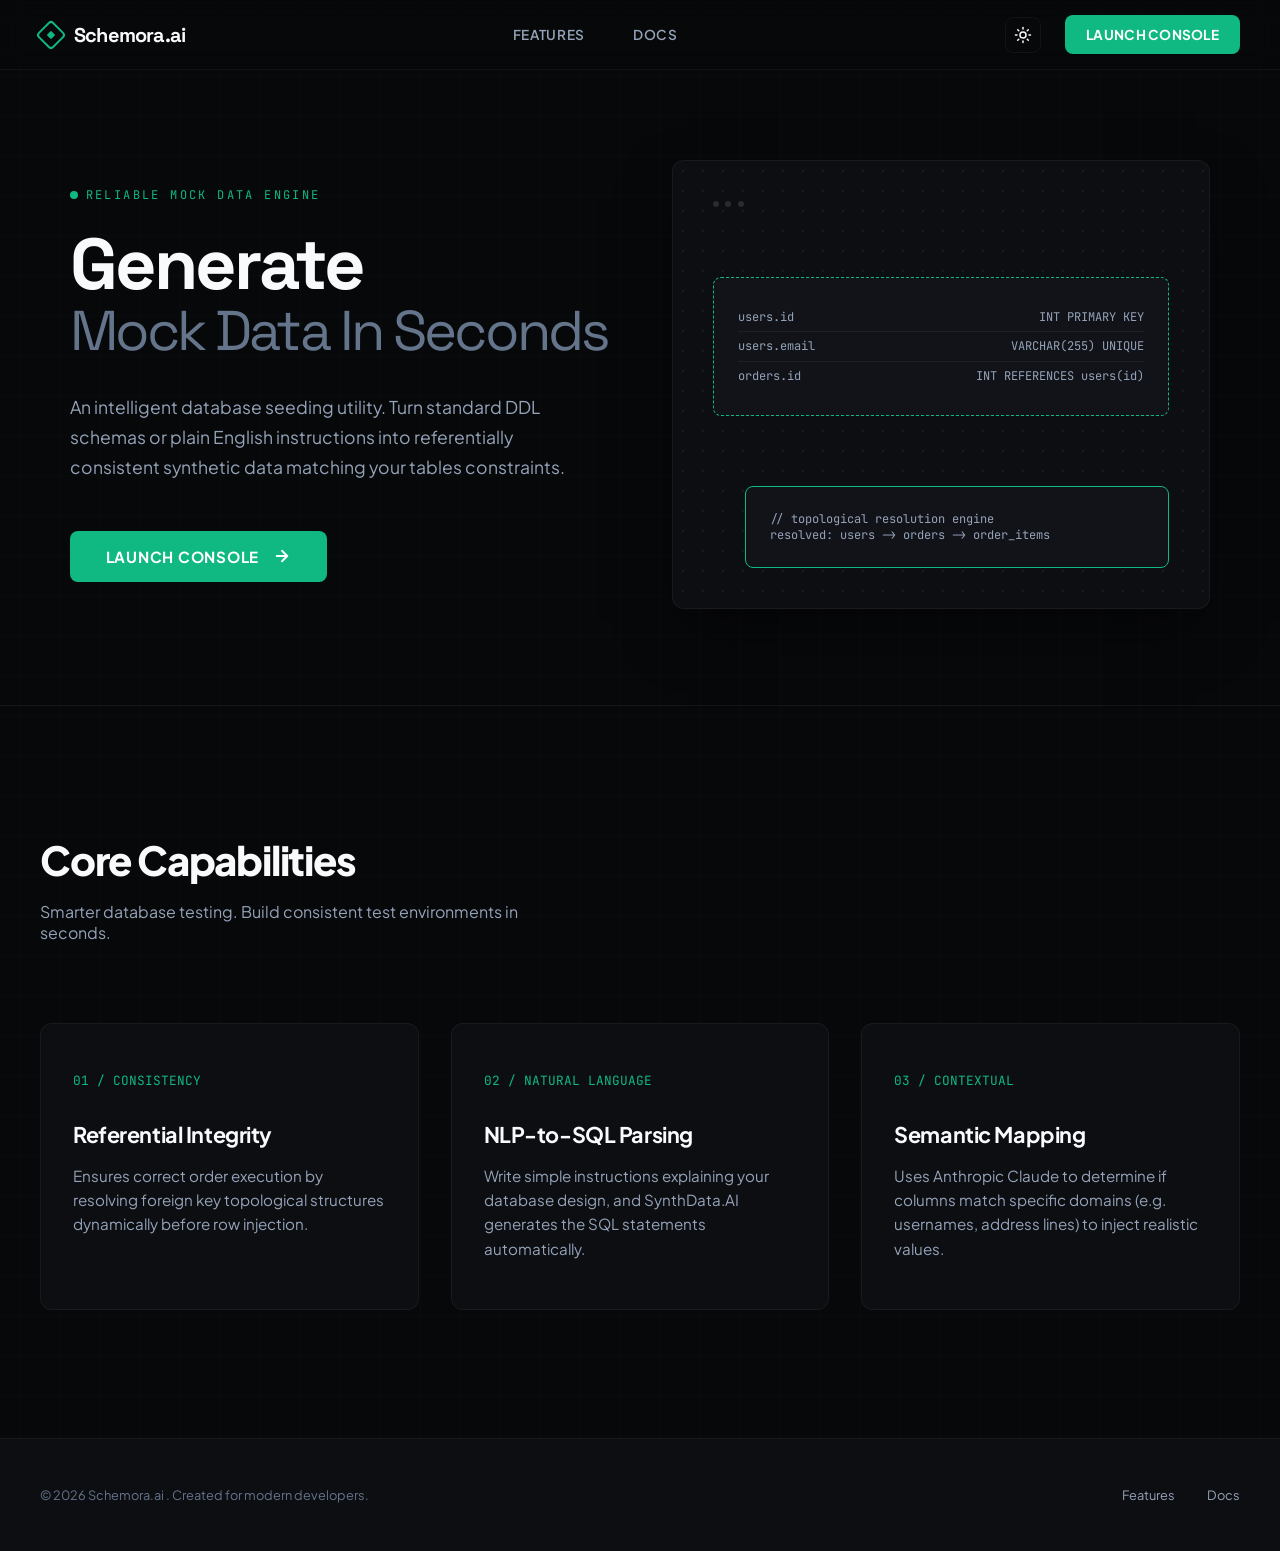
<file: project/frontend/index.html>
<!DOCTYPE html>
<html lang="en">

<head>
    <meta charset="UTF-8">
    <meta name="viewport" content="width=device-width, initial-scale=1.0">
    <title>Schemora.AI - Synthetic Test Data Generation Engine</title>
    <link
        href="https://fonts.googleapis.com/css2?family=JetBrains+Mono:wght@400;600;700&family=Plus+Jakarta+Sans:wght@400;500;600;700;800&family=Space+Grotesk:wght@400;500;600;700&display=swap"
        rel="stylesheet">
    <link rel="stylesheet" href="style.css?v=8">
</head>

<body>
    <!-- Navigation Bar -->
    <nav class="navbar">
        <div class="nav-container">
            <a href="#" class="logo">
                <div class="logo-symbol"></div>
                <span>Schemora.ai</span>
            </a>
            <div class="nav-links">
                <a href="#features">Features</a>
                <a href="https://github.com/gokubuilds/Schemora.ai" target="_blank">Docs</a>
            </div>
            <div class="nav-actions">
                <button type="button" id="theme-toggle" aria-label="Toggle Theme" title="Toggle Theme">
                    <svg class="sun-icon" xmlns="http://www.w3.org/2000/svg" width="18" height="18" viewBox="0 0 24 24" fill="none" stroke="currentColor" stroke-width="2" stroke-linecap="round" stroke-linejoin="round"><circle cx="12" cy="12" r="4"/><path d="M12 2v2"/><path d="M12 20v2"/><path d="m4.93 4.93 1.41 1.41"/><path d="m17.66 17.66 1.41 1.41"/><path d="M2 12h2"/><path d="M20 12h2"/><path d="m6.34 17.66-1.41 1.41"/><path d="m19.07 4.93-1.41 1.41"/></svg>
                    <svg class="moon-icon" xmlns="http://www.w3.org/2000/svg" width="18" height="18" viewBox="0 0 24 24" fill="none" stroke="currentColor" stroke-width="2" stroke-linecap="round" stroke-linejoin="round" style="display: none;"><path d="M12 3a6 6 0 0 0 9 9 9 9 0 1 1-9-9Z"/></svg>
                </button>
                <a href="console.html" class="nav-cta">Launch Console</a>
            </div>
        </div>
    </nav>

    <!-- Awwwards Hero Section -->
    <header class="hero-section">
        <div class="hero-content">
            <div class="hero-meta">Reliable Mock Data Engine</div>
            <h1>Generate <span>Mock Data In Seconds</span></h1>
            <p class="hero-description">An intelligent database seeding utility. Turn standard DDL schemas or plain English instructions into referentially consistent synthetic data matching your tables constraints.</p>
            <a href="console.html" class="hero-cta-btn">
                <span>Launch Console</span>
                <svg xmlns="http://www.w3.org/2000/svg" width="18" height="18" viewBox="0 0 24 24" fill="none" stroke="currentColor" stroke-width="2.5" stroke-linecap="round" stroke-linejoin="round"><line x1="5" y1="12" x2="19" y2="12"/><polyline points="12 5 19 12 12 19"/></svg>
            </a>
        </div>
        <div class="hero-visual">
            <div class="wireframe-grid"></div>
            <div class="wireframe-dots">
                <div class="wireframe-dot"></div>
                <div class="wireframe-dot"></div>
                <div class="wireframe-dot"></div>
            </div>
            <div class="wireframe-box">
                <div class="wireframe-row">
                    <span>users.id</span>
                    <span>INT PRIMARY KEY</span>
                </div>
                <div class="wireframe-row">
                    <span>users.email</span>
                    <span>VARCHAR(255) UNIQUE</span>
                </div>
                <div class="wireframe-row">
                    <span>orders.id</span>
                    <span>INT REFERENCES users(id)</span>
                </div>
            </div>
            <div class="wireframe-box" style="margin-left: 2rem; border-color: var(--accent); border-style: solid;">
                <span>// topological resolution engine</span><br/>
                <span>resolved: users -> orders -> order_items</span>
            </div>
        </div>
    </header>

    <!-- Features Section -->
    <section id="features" class="features-section">
        <div class="features-header">
            <h2>Core Capabilities</h2>
            <p>Smarter database testing. Build consistent test environments in seconds.</p>
        </div>
        <div class="features-grid">
            <div class="feature-card">
                <span class="feature-num">01 / CONSISTENCY</span>
                <h3>Referential Integrity</h3>
                <p>Ensures correct order execution by resolving foreign key topological structures dynamically before row injection.</p>
            </div>
            <div class="feature-card">
                <span class="feature-num">02 / NATURAL LANGUAGE</span>
                <h3>NLP-to-SQL Parsing</h3>
                <p>Write simple instructions explaining your database design, and SynthData.AI generates the SQL statements automatically.</p>
            </div>
            <div class="feature-card">
                <span class="feature-num">03 / CONTEXTUAL</span>
                <h3>Semantic Mapping</h3>
                <p>Uses Anthropic Claude to determine if columns match specific domains (e.g. usernames, address lines) to inject realistic values.</p>
            </div>
        </div>
    </section>

    <!-- Footer -->
    <footer class="app-footer">
        <div class="footer-container">
            <p>&copy; 2026 Schemora.ai . Created for modern developers.</p>
            <div class="footer-links">
                <a href="#features">Features</a>
                <a href="https://github.com/gokubuilds/Schemora.ai" target="_blank">Docs</a>
            </div>
        </div>
    </footer>

    <!-- Shared theme switcher script -->
    <script>
        const themeToggleBtn = document.getElementById('theme-toggle');
        const sunIcon = themeToggleBtn.querySelector('.sun-icon');
        const moonIcon = themeToggleBtn.querySelector('.moon-icon');

        function setTheme(theme) {
            if (theme === 'dark') {
                document.body.classList.add('dark');
                sunIcon.style.display = 'block';
                moonIcon.style.display = 'none';
            } else {
                document.body.classList.remove('dark');
                sunIcon.style.display = 'none';
                moonIcon.style.display = 'block';
            }
            localStorage.setItem('theme', theme);
        }

        const savedTheme = localStorage.getItem('theme') || 'dark';
        setTheme(savedTheme);

        themeToggleBtn.addEventListener('click', () => {
            const isDark = document.body.classList.contains('dark');
            setTheme(isDark ? 'light' : 'dark');
        });
    </script>
</body>

</html>
</file>
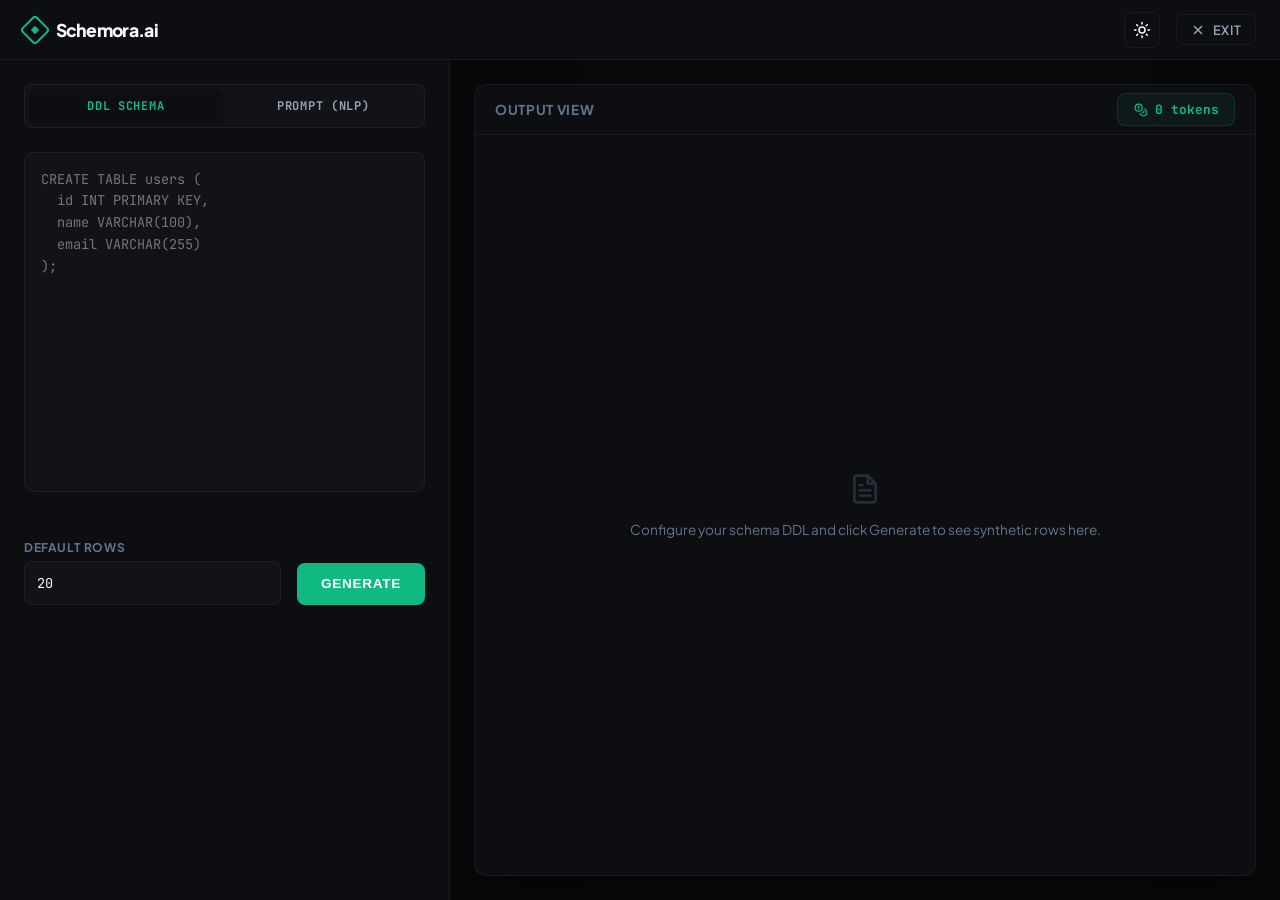
<file: project/frontend/console.html>
<!DOCTYPE html>
<html lang="en">

<head>
    <meta charset="UTF-8">
    <meta name="viewport" content="width=device-width, initial-scale=1.0">
    <title>Schemora.ai - Console Playground</title>
    <link
        href="https://fonts.googleapis.com/css2?family=JetBrains+Mono:wght@400;600;700&family=Plus+Jakarta+Sans:wght@400;500;600;700;800&family=Space+Grotesk:wght@400;500;600;700&display=swap"
        rel="stylesheet">
    <link rel="stylesheet" href="style.css?v=8">
</head>

<body class="console-body">

    <div class="console-layout">
        <!-- Top Bar -->
        <header class="console-header">
            <a href="index.html" class="console-logo">
                <div class="logo-symbol"></div>
                <span>Schemora.ai</span>
            </a>
            <div class="console-header-actions">
                <button type="button" id="theme-toggle" aria-label="Toggle Theme" title="Toggle Theme">
                    <svg class="sun-icon" xmlns="http://www.w3.org/2000/svg" width="18" height="18" viewBox="0 0 24 24" fill="none" stroke="currentColor" stroke-width="2" stroke-linecap="round" stroke-linejoin="round"><circle cx="12" cy="12" r="4"/><path d="M12 2v2"/><path d="M12 20v2"/><path d="m4.93 4.93 1.41 1.41"/><path d="m17.66 17.66 1.41 1.41"/><path d="M2 12h2"/><path d="M20 12h2"/><path d="m6.34 17.66-1.41 1.41"/><path d="m19.07 4.93-1.41 1.41"/></svg>
                    <svg class="moon-icon" xmlns="http://www.w3.org/2000/svg" width="18" height="18" viewBox="0 0 24 24" fill="none" stroke="currentColor" stroke-width="2" stroke-linecap="round" stroke-linejoin="round" style="display: none;"><path d="M12 3a6 6 0 0 0 9 9 9 9 0 1 1-9-9Z"/></svg>
                </button>
                <a href="index.html" class="btn-exit">
                    <svg xmlns="http://www.w3.org/2000/svg" width="14" height="14" viewBox="0 0 24 24" fill="none" stroke="currentColor" stroke-width="2.5" stroke-linecap="round" stroke-linejoin="round"><line x1="18" y1="6" x2="6" y2="18"/><line x1="6" y1="6" x2="18" y2="18"/></svg>
                    <span>Exit</span>
                </a>
            </div>
        </header>

        <!-- Main Workspace -->
        <main class="console-workspace">
            <!-- Left inputs panel -->
            <section class="console-pane console-left">
                <div class="console-tabs" id="input-tabs">
                    <button class="console-tab active" id="tab-ddl">DDL SCHEMA</button>
                    <button class="console-tab" id="tab-nlp">PROMPT (NLP)</button>
                </div>
                
                <form id="generate-form">
                    <div class="console-group" id="ddl-section">
                        <textarea id="ddl-input" placeholder="CREATE TABLE users (&#10;  id INT PRIMARY KEY,&#10;  name VARCHAR(100),&#10;  email VARCHAR(255)&#10;);"></textarea>
                    </div>

                    <div class="console-group" id="nlp-section" style="display: none;">
                        <textarea id="nlp-input" placeholder="Describe your database schema in plain English...&#10;e.g., An e-commerce platform with users, orders, and products."></textarea>
                        <button type="button" id="generate-ddl-btn" class="secondary-btn" style="margin-top: 10px; width: auto; align-self: flex-start;">
                            <span class="btn-text" id="nlp-btn-text">GENERATE DDL</span>
                            <span class="spinner hidden" id="nlp-spinner"></span>
                        </button>
                    </div>

                    <div class="console-footer-row">
                        <div class="console-row-count">
                            <label for="rows-default">Default Rows</label>
                            <input type="number" id="rows-default" value="20" min="1" max="10000">
                        </div>
                        <button type="submit" id="generate-btn" class="btn-generate">
                            <span class="btn-text">GENERATE</span>
                            <span class="spinner hidden"></span>
                        </button>
                    </div>

                    <div id="per-table-rows" style="display:none; padding: 0.5rem 0; border-top: 1px solid var(--border-color); margin-top: 0.5rem;">
                        <div class="per-table-label" style="font-size: 0.85rem; font-weight: 600; text-transform: uppercase; color: var(--text-secondary); margin-bottom: 0.5rem; letter-spacing: 0.05em;">Rows per table</div>
                        <div id="per-table-inputs" style="display: flex; flex-direction: column; gap: 0.5rem;"></div>
                    </div>
                </form>

                <div id="error-message" class="error hidden"></div>

            </section>

            <!-- Right results panel -->
            <section class="console-pane console-right">
                <div class="output-card">
                    <div class="output-header">
                        <span class="output-title">OUTPUT VIEW</span>
                        <div class="output-tabs-container" id="tabs">
                            <!-- Populated dynamically -->
                        </div>
                        <div class="token-counter" id="token-counter" title="Total LLM Tokens Used" style="margin-top: 0; margin-left: auto; flex-shrink: 0;">
                            <svg xmlns="http://www.w3.org/2000/svg" width="14" height="14" viewBox="0 0 24 24" fill="none"
                                stroke="currentColor" stroke-width="2" stroke-linecap="round" stroke-linejoin="round"
                                class="lucide lucide-coins">
                                <circle cx="8" cy="8" r="6" />
                                <path d="M18.09 10.37A6 6 0 1 1 10.34 18" />
                                <path d="M7 6h1v4" />
                                <path d="m16.71 13.88.7.71-2.82 2.82" />
                            </svg>
                            <span><span id="token-count-value">0</span> tokens</span>
                        </div>
                    </div>
                    <div class="output-body" id="results-content">
                        <div class="output-empty">
                            <svg xmlns="http://www.w3.org/2000/svg" width="24" height="24" viewBox="0 0 24 24" fill="none" stroke="currentColor" stroke-width="2" stroke-linecap="round" stroke-linejoin="round"><path d="M14 2H6a2 2 0 0 0-2 2v16a2 2 0 0 0 2 2h12a2 2 0 0 0 2-2V8z"/><polyline points="14 2 14 8 20 8"/><line x1="16" y1="13" x2="8" y2="13"/><line x1="16" y1="17" x2="8" y2="17"/><polyline points="10 9 9 9 8 9"/></svg>
                            <p>Configure your schema DDL and click Generate to see synthetic rows here.</p>
                        </div>
                    </div>
                </div>
            </section>
        </main>
    </div>

    <!-- Script managing API actions -->
    <script src="console.js?v=1"></script>
</body>

</html>
</file>
<file: project/frontend/style.css>
:root {
    /* Theme - Light Mode */
    --bg-main: #f5f6f8;
    --bg-card: #ffffff;
    --bg-input: #fcfcfd;
    --border-color: rgba(15, 23, 42, 0.06);
    --border-dark: rgba(15, 23, 42, 0.12);
    --text-primary: #0f172a;
    --text-secondary: #475569;
    --text-muted: #64748b;
    
    --accent: #0f766e; /* Forest Teal */
    --accent-hover: #115e59;
    --accent-bg: rgba(15, 118, 110, 0.06);
    
    --grid-color: rgba(15, 23, 42, 0.015);
    --shadow-main: 0 1px 3px rgba(0, 0, 0, 0.02), 0 10px 30px -10px rgba(15, 23, 42, 0.04);
    --font-mono: "JetBrains Mono", "Fira Code", "SF Mono", Menlo, Monaco, monospace;
}

body.dark {
    /* Theme - Dark Mode */
    --bg-main: #07080a;
    --bg-card: #0d0e12;
    --bg-input: #121319;
    --border-color: rgba(255, 255, 255, 0.05);
    --border-dark: rgba(255, 255, 255, 0.12);
    --text-primary: #f8fafc;
    --text-secondary: #94a3b8;
    --text-muted: #64748b;
    
    --accent: #10b981; /* Neon Emerald */
    --accent-hover: #059669;
    --accent-bg: rgba(16, 185, 129, 0.08);
    
    --grid-color: rgba(255, 255, 255, 0.012);
    --shadow-main: 0 25px 60px -15px rgba(0, 0, 0, 0.6);
}

* {
    box-sizing: border-box;
    margin: 0;
    padding: 0;
}

html {
    scroll-behavior: smooth;
}

body {
    font-family: 'Plus Jakarta Sans', 'Inter', system-ui, -apple-system, sans-serif;
    background-color: var(--bg-main);
    background-image: 
        linear-gradient(var(--grid-color) 1px, transparent 1px),
        linear-gradient(90deg, var(--grid-color) 1px, transparent 1px);
    background-size: 40px 40px;
    background-position: center center;
    color: var(--text-primary);
    min-height: 100vh;
    overflow-y: auto;
    position: relative;
    transition: background-color 0.4s ease, color 0.3s ease;
    display: flex;
    flex-direction: column;
}

/* Header & Navbar */
.navbar {
    border-bottom: 1px solid var(--border-color);
    background: rgba(var(--bg-main), 0.75);
    backdrop-filter: blur(12px);
    -webkit-backdrop-filter: blur(12px);
    position: fixed;
    top: 0;
    left: 0;
    right: 0;
    height: 70px;
    z-index: 100;
}

.nav-container {
    max-width: 1400px;
    margin: 0 auto;
    height: 100%;
    display: flex;
    align-items: center;
    justify-content: space-between;
    padding: 0 2.5rem;
}

.logo {
    display: flex;
    align-items: center;
    gap: 0.75rem;
    color: var(--text-primary);
    text-decoration: none;
    font-weight: 800;
    font-size: 1.25rem;
    letter-spacing: -0.04em;
    font-family: 'Space Grotesk', sans-serif;
}

.logo-symbol {
    width: 22px;
    height: 22px;
    border: 2px solid var(--accent);
    display: flex;
    align-items: center;
    justify-content: center;
    border-radius: 4px;
    transform: rotate(45deg);
    position: relative;
}

.logo-symbol::after {
    content: '';
    width: 6px;
    height: 6px;
    background: var(--accent);
    border-radius: 1px;
}

.nav-links {
    display: flex;
    gap: 3rem;
}

.nav-links a {
    color: var(--text-secondary);
    text-decoration: none;
    font-size: 0.85rem;
    font-weight: 600;
    letter-spacing: 0.05em;
    text-transform: uppercase;
    transition: color 0.2s ease;
}

.nav-links a:hover {
    color: var(--accent);
}

.nav-actions {
    display: flex;
    align-items: center;
    gap: 1.5rem;
}

#theme-toggle {
    background: transparent;
    border: 1px solid var(--border-color);
    color: var(--text-primary);
    width: 36px;
    height: 36px;
    border-radius: 8px;
    display: flex;
    align-items: center;
    justify-content: center;
    cursor: pointer;
    transition: all 0.2s;
}

#theme-toggle:hover {
    border-color: var(--accent);
    color: var(--accent);
}

.nav-cta {
    background: var(--accent);
    color: #ffffff;
    text-decoration: none;
    padding: 0.6rem 1.25rem;
    border-radius: 8px;
    font-size: 0.85rem;
    font-weight: 700;
    letter-spacing: 0.02em;
    text-transform: uppercase;
    transition: all 0.2s;
    border: 1px solid transparent;
}

.nav-cta:hover {
    background: var(--accent-hover);
    transform: translateY(-1px);
}

/* Awwwards Hero Section */
.hero-section {
    max-width: 1400px;
    margin: 0 auto;
    padding: 10rem 2.5rem 6rem;
    display: grid;
    grid-template-columns: 1fr 1fr;
    gap: 4rem;
    align-items: center;
    position: relative;
}

.hero-content {
    display: flex;
    flex-direction: column;
    align-items: flex-start;
}

.hero-meta {
    font-family: var(--font-mono);
    font-size: 0.75rem;
    color: var(--accent);
    text-transform: uppercase;
    letter-spacing: 0.2em;
    margin-bottom: 1.5rem;
    display: flex;
    align-items: center;
    gap: 0.5rem;
}

.hero-meta::before {
    content: '';
    width: 8px;
    height: 8px;
    background: var(--accent);
    border-radius: 50%;
}

.hero-section h1 {
    font-size: 4.5rem;
    font-weight: 900;
    line-height: 1.05;
    letter-spacing: -0.04em;
    margin-bottom: 2rem;
    font-family: 'Space Grotesk', sans-serif;
}

.hero-section h1 span {
    display: block;
    color: var(--text-muted);
    font-weight: 400;
    font-size: 3.5rem;
}

.hero-description {
    font-size: 1.1rem;
    line-height: 1.7;
    color: var(--text-secondary);
    max-width: 500px;
    margin-bottom: 3rem;
}

.hero-cta-btn {
    display: inline-flex;
    align-items: center;
    gap: 0.85rem;
    background: var(--accent);
    color: white;
    text-decoration: none;
    padding: 1rem 2.25rem;
    border-radius: 8px;
    font-weight: 700;
    font-size: 0.95rem;
    text-transform: uppercase;
    letter-spacing: 0.05em;
    transition: all 0.2s;
}

.hero-cta-btn:hover {
    background: var(--accent-hover);
    transform: translateY(-2px);
}

.hero-cta-btn svg {
    transition: transform 0.2s ease;
}

.hero-cta-btn:hover svg {
    transform: translateX(4px);
}

/* Hero Visual/Wireframe */
.hero-visual {
    position: relative;
    border: 1px solid var(--border-color);
    border-radius: 12px;
    background: var(--bg-card);
    padding: 2.5rem;
    aspect-ratio: 1.2;
    display: flex;
    flex-direction: column;
    justify-content: space-between;
    box-shadow: var(--shadow-main);
}

.wireframe-grid {
    position: absolute;
    inset: 0;
    background-image: 
        radial-gradient(var(--border-dark) 1px, transparent 1px);
    background-size: 20px 20px;
    opacity: 0.4;
    pointer-events: none;
}

.wireframe-dots {
    display: flex;
    gap: 0.4rem;
    z-index: 1;
}

.wireframe-dot {
    width: 6px;
    height: 6px;
    border-radius: 50%;
    background: var(--border-dark);
}

.wireframe-box {
    border: 1px dashed var(--accent);
    padding: 1.5rem;
    border-radius: 8px;
    font-family: var(--font-mono);
    font-size: 0.75rem;
    color: var(--text-secondary);
    background: var(--bg-input);
    z-index: 1;
    position: relative;
}

.wireframe-row {
    display: flex;
    justify-content: space-between;
    padding: 0.4rem 0;
    border-bottom: 1px solid var(--border-color);
}

.wireframe-row:last-child {
    border-bottom: none;
}

/* Features Grid */
.features-section {
    max-width: 1400px;
    margin: 0 auto;
    padding: 8rem 2.5rem;
    border-top: 1px solid var(--border-color);
}

.features-header {
    margin-bottom: 5rem;
}

.features-header h2 {
    font-size: 2.5rem;
    font-weight: 800;
    letter-spacing: -0.03em;
    margin-bottom: 1rem;
}

.features-header p {
    color: var(--text-secondary);
    font-size: 1rem;
    max-width: 550px;
}

.features-grid {
    display: grid;
    grid-template-columns: repeat(3, 1fr);
    gap: 2rem;
}

.feature-card {
    border: 1px solid var(--border-color);
    background: var(--bg-card);
    padding: 3rem 2rem;
    border-radius: 12px;
    transition: all 0.3s;
}

.feature-card:hover {
    border-color: var(--accent);
    transform: translateY(-4px);
    box-shadow: var(--shadow-main);
}

.feature-num {
    font-family: var(--font-mono);
    font-size: 0.8rem;
    color: var(--accent);
    margin-bottom: 2rem;
    display: block;
}

.feature-card h3 {
    font-size: 1.35rem;
    font-weight: 700;
    margin-bottom: 1rem;
    letter-spacing: -0.02em;
}

.feature-card p {
    color: var(--text-secondary);
    font-size: 0.95rem;
    line-height: 1.6;
}

/* Full Screen Console Layout */
.console-body {
    padding-top: 0; /* Remove padding for console layout */
    height: 100vh;
    overflow: hidden;
}

.console-layout {
    display: flex;
    flex-direction: column;
    height: 100vh;
}

/* Console Header */
.console-header {
    height: 60px;
    border-bottom: 1px solid var(--border-color);
    background: var(--bg-card);
    display: flex;
    align-items: center;
    justify-content: space-between;
    padding: 0 1.5rem;
    flex-shrink: 0;
}

.console-logo {
    display: flex;
    align-items: center;
    gap: 0.6rem;
    color: var(--text-primary);
    text-decoration: none;
    font-weight: 800;
    font-size: 1.1rem;
    letter-spacing: -0.04em;
}

.console-header-actions {
    display: flex;
    align-items: center;
    gap: 1rem;
}

.btn-exit {
    display: inline-flex;
    align-items: center;
    gap: 0.5rem;
    color: var(--text-secondary);
    text-decoration: none;
    font-size: 0.8rem;
    font-weight: 600;
    text-transform: uppercase;
    letter-spacing: 0.05em;
    padding: 0.4rem 0.85rem;
    border: 1px solid var(--border-color);
    border-radius: 6px;
    transition: all 0.2s;
}

.btn-exit:hover {
    border-color: var(--accent);
    color: var(--accent);
}

/* Main Console Workspace */
.console-workspace {
    display: flex;
    flex: 1;
    overflow: hidden;
}

.console-pane {
    display: flex;
    flex-direction: column;
    height: 100%;
    overflow: hidden;
}

.console-left {
    flex: 0 0 450px;
    border-right: 1px solid var(--border-color);
    background: var(--bg-card);
    padding: 1.5rem;
}

.console-right {
    flex: 1;
    background: var(--bg-main);
    padding: 1.5rem;
    display: flex;
    flex-direction: column;
    overflow: hidden;
}

/* Console Forms */
#generate-form {
    display: flex;
    flex-direction: column;
    height: 100%;
}

.console-tabs {
    display: flex;
    gap: 0.25rem;
    border: 1px solid var(--border-color);
    padding: 0.25rem;
    border-radius: 8px;
    background: var(--bg-input);
    margin-bottom: 1.5rem;
}

.console-tab {
    flex: 1;
    background: transparent;
    border: none;
    padding: 0.55rem;
    font-family: var(--font-mono);
    font-size: 0.75rem;
    font-weight: 700;
    letter-spacing: 0.06em;
    color: var(--text-secondary);
    cursor: pointer;
    border-radius: 6px;
    transition: all 0.2s;
    height: auto;
}

.console-tab.active {
    background: var(--bg-card);
    color: var(--accent);
    box-shadow: 0 2px 4px rgba(0, 0, 0, 0.04);
}

.console-group {
    display: flex;
    flex-direction: column;
    gap: 0.5rem;
    height: 340px;
    margin-bottom: 1.5rem;
}

.console-group textarea {
    width: 100%;
    height: 100%;
    resize: none;
    border: 1px solid var(--border-color);
    border-radius: 10px;
    background: var(--bg-input);
    color: var(--text-primary);
    padding: 1rem;
    font-family: var(--font-mono);
    font-size: 0.85rem;
    line-height: 1.6;
    outline: none;
    transition: all 0.2s;
}

.console-group textarea:focus {
    border-color: var(--accent);
    box-shadow: 0 0 0 3px var(--accent-bg);
}

.console-footer-row {
    display: flex;
    gap: 1rem;
    align-items: flex-end;
    margin-top: 1.5rem;
}

.console-row-count {
    flex: 1;
}

.console-row-count label {
    font-size: 0.75rem;
    font-weight: 700;
    text-transform: uppercase;
    letter-spacing: 0.05em;
    color: var(--text-muted);
    margin-bottom: 0.4rem;
    display: block;
}

.console-row-count input {
    width: 100%;
    padding: 0.75rem;
    border-radius: 8px;
    border: 1px solid var(--border-color);
    background: var(--bg-input);
    color: var(--text-primary);
    font-family: var(--font-mono);
    font-size: 0.85rem;
    outline: none;
    transition: all 0.2s;
}

.console-row-count input:focus {
    border-color: var(--accent);
}

.btn-generate {
    background: var(--accent);
    color: white;
    border: none;
    padding: 0 1.5rem;
    border-radius: 8px;
    height: 42px;
    font-weight: 700;
    font-size: 0.85rem;
    text-transform: uppercase;
    letter-spacing: 0.05em;
    cursor: pointer;
    transition: all 0.2s;
}

.btn-generate:hover {
    background: var(--accent-hover);
}

.btn-generate:disabled {
    opacity: 0.5;
    cursor: not-allowed;
}

.secondary-btn {
    background: var(--bg-input);
    border: 1px solid var(--border-color);
    color: var(--text-primary);
    padding: 0.6rem 1.25rem;
    border-radius: 8px;
    font-family: var(--font-mono);
    font-size: 0.75rem;
    font-weight: 700;
    letter-spacing: 0.05em;
    cursor: pointer;
    transition: all 0.2s;
}

.secondary-btn:hover {
    border-color: var(--accent);
    color: var(--accent);
    background: var(--accent-bg);
}

.secondary-btn:disabled {
    opacity: 0.5;
    cursor: not-allowed;
}

/* Right Output Pane Dashboard */
.output-card {
    flex: 1;
    background: var(--bg-card);
    border: 1px solid var(--border-color);
    border-radius: 12px;
    display: flex;
    flex-direction: column;
    overflow: hidden;
    box-shadow: var(--shadow-main);
}

.output-header {
    height: 50px;
    border-bottom: 1px solid var(--border-color);
    display: flex;
    justify-content: space-between;
    align-items: center;
    padding: 0 1.25rem;
    background: var(--bg-card);
}

.output-title {
    font-size: 0.85rem;
    font-weight: 700;
    text-transform: uppercase;
    letter-spacing: 0.05em;
    color: var(--text-muted);
}

.output-tabs-container {
    display: flex;
    gap: 0.5rem;
    overflow-x: auto;
    max-width: 70%;
}

.output-tab-btn {
    background: transparent;
    border: none;
    color: var(--text-secondary);
    padding: 0.4rem 0.8rem;
    font-size: 0.8rem;
    font-weight: 600;
    border-radius: 6px;
    cursor: pointer;
    transition: all 0.2s;
    white-space: nowrap;
}

.output-tab-btn:hover {
    color: var(--text-primary);
    background: var(--bg-input);
}

.output-tab-btn.active {
    background: var(--accent-bg);
    color: var(--accent);
}

.output-body {
    flex: 1;
    overflow: hidden;
    position: relative;
}

.output-empty {
    position: absolute;
    inset: 0;
    display: flex;
    flex-direction: column;
    align-items: center;
    justify-content: center;
    color: var(--text-muted);
    font-size: 0.85rem;
    gap: 1rem;
    text-align: center;
    padding: 2rem;
}

.output-empty svg {
    width: 32px;
    height: 32px;
    opacity: 0.3;
}

/* Table Viewer details */
.format-bar {
    height: 42px;
    border-bottom: 1px solid var(--border-color);
    display: flex;
    justify-content: space-between;
    align-items: center;
    padding: 0 1rem;
    background: var(--bg-input);
}

.format-btn {
    background: transparent;
    border: none;
    color: var(--text-secondary);
    font-size: 0.75rem;
    font-weight: 600;
    padding: 0.4rem 0.75rem;
    border-radius: 4px;
    cursor: pointer;
    transition: all 0.2s;
}

.format-btn:hover {
    color: var(--text-primary);
}

.format-btn.active {
    background: var(--bg-card);
    color: var(--accent);
    box-shadow: 0 1px 2px rgba(0, 0, 0, 0.05);
}

.btn-download {
    background: var(--accent);
    color: white;
    border: none;
    padding: 0.35rem 0.75rem;
    border-radius: 4px;
    font-size: 0.75rem;
    font-weight: 600;
    cursor: pointer;
    transition: all 0.2s;
}

.btn-download:hover {
    background: var(--accent-hover);
}

/* Tables styling */
.data-table-container {
    width: 100%;
    height: 100%;
    overflow: auto;
}

.data-table {
    width: 100%;
    border-collapse: collapse;
    font-size: 0.8rem;
}

.data-table th, .data-table td {
    padding: 0.75rem 1rem;
    border-bottom: 1px solid var(--border-color);
    border-right: 1px solid var(--border-color);
    text-align: left;
}

.data-table th {
    background: var(--bg-input);
    font-weight: 700;
    color: var(--text-secondary);
    position: sticky;
    top: 0;
    z-index: 1;
}

.data-table tr:hover {
    background: var(--accent-bg);
}

.data-table td {
    font-family: var(--font-mono);
}

/* Code block output styling */
.code-viewer {
    width: 100%;
    height: 100%;
    background: var(--bg-card);
    padding: 1.25rem;
    color: var(--text-primary);
    font-family: var(--font-mono);
    font-size: 0.8rem;
    line-height: 1.6;
    overflow-y: auto;
    white-space: pre;
}

/* Spinner styling */
.spinner {
    width: 16px;
    height: 16px;
    border: 2px solid rgba(255, 255, 255, 0.3);
    border-radius: 50%;
    border-top-color: #ffffff;
    animation: spin 0.8s linear infinite;
    display: inline-block;
}

@keyframes spin {
    to { transform: rotate(360deg); }
}

.hidden {
    display: none !important;
}

/* Error message styling */
.error {
    margin-top: 1rem;
    padding: 0.75rem 1rem;
    background: rgba(239, 68, 68, 0.05);
    border: 1px solid rgba(239, 68, 68, 0.15);
    color: #ef4444;
    border-radius: 8px;
    font-size: 0.8rem;
    line-height: 1.5;
}

/* Token Counter badge */
.token-counter {
    display: inline-flex;
    align-items: center;
    gap: 0.45rem;
    padding: 0.45rem 0.95rem;
    border-radius: 8px;
    font-size: 0.8rem;
    font-weight: 700;
    font-family: var(--font-mono);
    color: var(--accent);
    background: var(--accent-bg);
    border: 1px solid rgba(16, 185, 129, 0.15);
    margin-top: 0;
    align-self: center;
}

.token-counter svg {
    width: 14px;
    height: 14px;
    color: var(--accent);
}

/* Scrollbars */
::-webkit-scrollbar {
    width: 6px;
    height: 6px;
}
::-webkit-scrollbar-track {
    background: transparent;
}
::-webkit-scrollbar-thumb {
    background: var(--border-color);
    border-radius: 99px;
}
::-webkit-scrollbar-thumb:hover {
    background: var(--text-muted);
}

/* Footer */
.app-footer {
    border-top: 1px solid var(--border-color);
    padding: 3rem 2.5rem;
    margin-top: auto;
    background: var(--bg-card);
}

.footer-container {
    max-width: 1400px;
    margin: 0 auto;
    display: flex;
    justify-content: space-between;
    align-items: center;
}

.app-footer p {
    font-size: 0.8rem;
    color: var(--text-muted);
}

.footer-links {
    display: flex;
    gap: 2rem;
}

.footer-links a {
    text-decoration: none;
    font-size: 0.8rem;
    color: var(--text-secondary);
    transition: color 0.2s;
}

.footer-links a:hover {
    color: var(--accent);
}

/* Responsive Overrides */
@media (max-width: 992px) {
    .hero-section {
        grid-template-columns: 1fr;
        padding-top: 8rem;
        gap: 3rem;
    }
    .hero-content {
        align-items: center;
        text-align: center;
    }
    .features-grid {
        grid-template-columns: 1fr;
    }
    .console-workspace {
        flex-direction: column;
        overflow-y: auto;
    }
    .console-left {
        flex: auto;
        border-right: none;
        border-bottom: 1px solid var(--border-color);
    }
    .console-right {
        height: 600px;
    }
}
</file>
